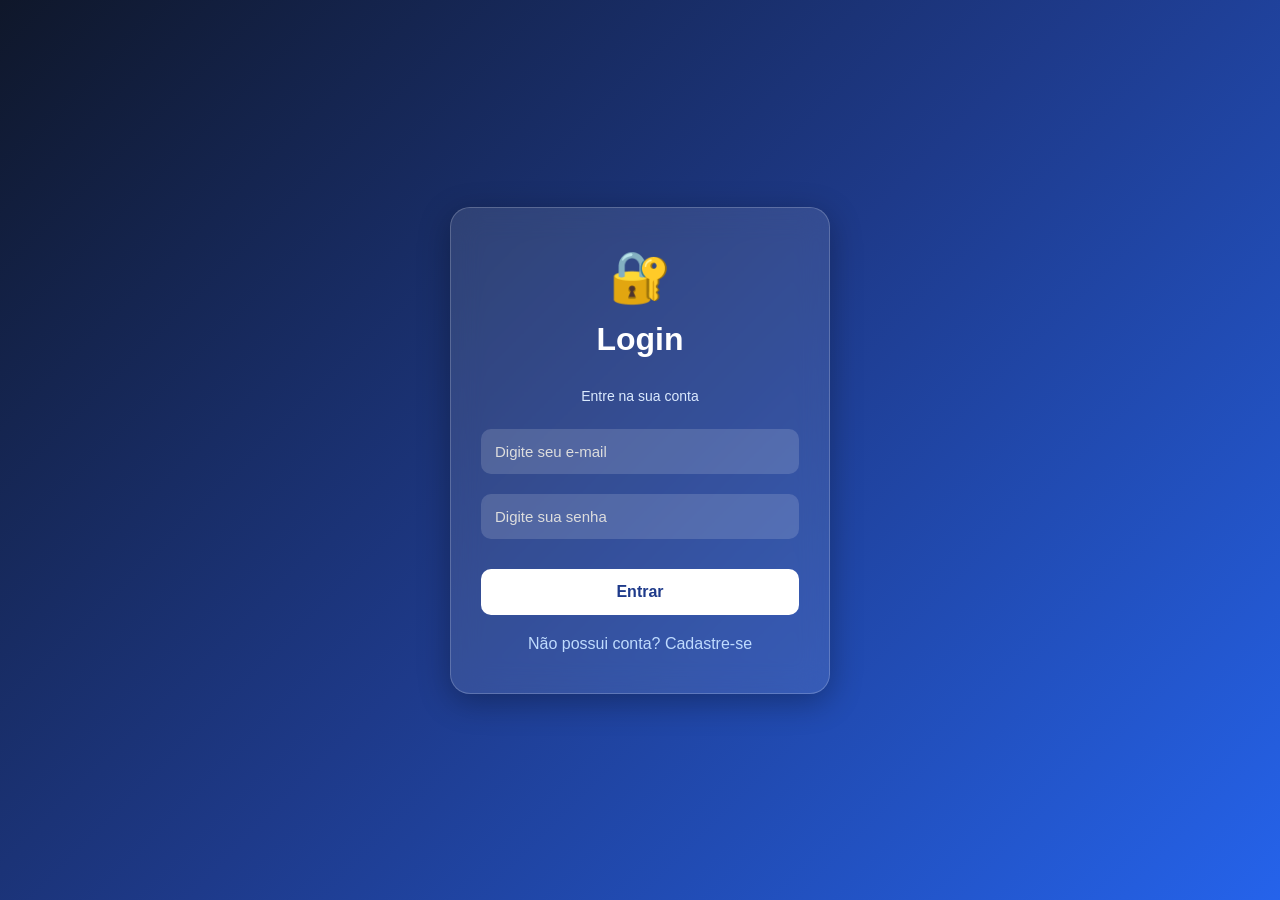
<file: frontend/admin.html>
<!DOCTYPE html>
<html lang="pt-BR">
<head>
    <meta charset="UTF-8">
    <meta name="viewport" content="width=device-width, initial-scale=1.0">
    <title>Administração - EDUNET</title>
    <link rel="stylesheet" href="styles.css">
</head>

<body>

<header class="header">
    <div class="container">
        <div class="header-content">
            <div class="logo">
                <div class="logo-icon" aria-hidden="true">📶</div>
                <span class="logo-text">EDUNET Admin</span>
            </div>
            <div class="admin-topo">
                <a href="index.html" class="nav-link">Site</a>
                <button type="button" class="btn-primary" id="btnSair">Sair</button>
            </div>
        </div>
    </div>
</header>

<main class="page">
    <div class="container">

        <h1 class="section-title tit-admin">Painel administrativo</h1>

        <div id="aviso" class="form-message hidden" role="alert"></div>

        <div class="tabs" role="tablist">
            <button type="button" class="tab ativa" role="tab" data-tab="resumo">Resumo</button>
            <button type="button" class="tab" role="tab" data-tab="planos">Planos</button>
            <button type="button" class="tab" role="tab" data-tab="chamados">Chamados</button>
            <button type="button" class="tab" role="tab" data-tab="contatos">Contatos</button>
        </div>

        <!-- RESUMO -->
        <section id="tab-resumo" class="painel-aba">
            <div id="cardsResumo" class="cards-resumo"></div>
            <div class="panel">
                <h2>Planos mais contratados</h2>
                <div id="rankingPlanos"></div>
            </div>
        </section>

        <!-- PLANOS -->
        <section id="tab-planos" class="painel-aba hidden">
            <div class="panel">
                <h2 id="tituloFormPlano">Novo plano</h2>
                <form id="formPlano" novalidate>
                    <input type="hidden" id="planoId">
                    <div class="grade-form">
                        <div class="form-group">
                            <label for="planoNome">Nome *</label>
                            <input type="text" id="planoNome" maxlength="60">
                        </div>
                        <div class="form-group">
                            <label for="planoVel">Velocidade (Mbps) *</label>
                            <input type="number" id="planoVel" min="1">
                        </div>
                        <div class="form-group">
                            <label for="planoPreco">Preço (R$) *</label>
                            <input type="number" id="planoPreco" min="0.01" step="0.01">
                        </div>
                    </div>
                    <div class="form-group">
                        <label for="planoDesc">Descrição</label>
                        <input type="text" id="planoDesc" maxlength="300">
                    </div>
                    <div class="form-group check">
                        <input type="checkbox" id="planoAtivo" checked>
                        <label for="planoAtivo">Plano ativo (aparece no site e no app)</label>
                    </div>
                    <button type="submit" class="btn-primary">Salvar plano</button>
                    <button type="button" class="btn-outline" id="btnNovoPlano">Limpar</button>
                </form>
            </div>
            <div class="panel">
                <h2>Planos cadastrados</h2>
                <div id="tabelaPlanos" class="tabela-wrap"></div>
            </div>
        </section>

        <!-- CHAMADOS -->
        <section id="tab-chamados" class="painel-aba hidden">
            <div class="panel">
                <h2>Chamados de suporte</h2>
                <div id="tabelaChamados" class="tabela-wrap"></div>
            </div>
        </section>

        <!-- CONTATOS -->
        <section id="tab-contatos" class="painel-aba hidden">
            <div class="panel">
                <h2>Mensagens do formulário de contato</h2>
                <div id="tabelaContatos" class="tabela-wrap"></div>
            </div>
        </section>

    </div>
</main>

<script src="api.js"></script>
<script>
    /* Protecao de tela: a seguranca real esta na API ([Authorize(Roles="Admin")]); aqui so evitamos mostrar a tela. */
    if (!Auth.admin()) {
        try { sessionStorage.setItem("voltarPara", "admin.html"); } catch { }
        window.location.href = Auth.logado() ? "index.html" : "login.html";
    }

    const aviso = document.getElementById("aviso");
    const erro = (e) => mostrarAviso(aviso, e.message, "error");

    document.getElementById("btnSair").addEventListener("click", () => { Auth.sair(); window.location.href = "login.html"; });

    function tabela(colunas, linhas, vazio) {
        if (!linhas.length) return el("p", {}, vazio);
        return el("table", { class: "tabela" },
            el("thead", {}, el("tr", {}, colunas.map(c => el("th", { scope: "col" }, c)))),
            el("tbody", {}, linhas.map(l => el("tr", {}, l.map(c => el("td", {}, c))))));
    }

    /* ---------- Abas ---------- */
    const carregadores = { resumo: carregarResumo, planos: carregarPlanos, chamados: carregarChamados, contatos: carregarContatos };

    document.querySelectorAll(".tab").forEach(botao => botao.addEventListener("click", () => {
        document.querySelectorAll(".tab").forEach(b => { b.classList.remove("ativa"); b.setAttribute("aria-selected", "false"); });
        document.querySelectorAll(".painel-aba").forEach(p => p.classList.add("hidden"));
        botao.classList.add("ativa");
        botao.setAttribute("aria-selected", "true");
        document.getElementById("tab-" + botao.dataset.tab).classList.remove("hidden");
        aviso.classList.add("hidden");
        carregadores[botao.dataset.tab]();
    }));

    /* ---------- Resumo ---------- */
    async function carregarResumo() {
        try {
            const r = await api("/api/relatorios/resumo");
            const itens = [["Clientes", r.totalClientes], ["Contratações ativas", r.contratacoesAtivas],
                           ["Contatos recebidos", r.totalContatos], ["Chamados em aberto", r.chamadosAbertos]];
            document.getElementById("cardsResumo").replaceChildren(...itens.map(([nome, valor]) =>
                el("div", { class: "card-resumo" }, el("div", { class: "card-resumo-valor" }, valor), el("div", {}, nome))));

            const ranking = await api("/api/relatorios/planos-mais-contratados");
            const maior = Math.max(1, ...ranking.map(x => x.total));
            document.getElementById("rankingPlanos").replaceChildren(...ranking.map(x =>
                el("div", { class: "barra-linha" },
                    el("span", { class: "barra-nome" }, x.nomePlano),
                    el("div", { class: "barra-trilho" }, el("div", { class: "barra", style: "width:" + (x.total / maior * 100) + "%" })),
                    el("span", { class: "barra-valor" }, x.total))));
        } catch (e) { erro(e); }
    }

    /* ---------- Planos ---------- */
    function limparFormPlano() {
        document.getElementById("formPlano").reset();
        document.getElementById("planoId").value = "";
        document.getElementById("planoAtivo").checked = true;
        document.getElementById("tituloFormPlano").textContent = "Novo plano";
    }

    function editarPlano(p) {
        document.getElementById("planoId").value = p.idPlano;
        document.getElementById("planoNome").value = p.nomePlano;
        document.getElementById("planoVel").value = p.velocidadeMbps;
        document.getElementById("planoPreco").value = p.preco;
        document.getElementById("planoDesc").value = p.descricao || "";
        document.getElementById("planoAtivo").checked = p.ativo;
        document.getElementById("tituloFormPlano").textContent = "Editar plano #" + p.idPlano;
        document.getElementById("planoNome").focus();
    }

    async function carregarPlanos() {
        try {
            const planos = await api("/api/planos/todos");
            document.getElementById("tabelaPlanos").replaceChildren(tabela(
                ["ID", "Nome", "Velocidade", "Preço", "Situação", ""],
                planos.map(p => [p.idPlano, p.nomePlano, velocidadeTexto(p.velocidadeMbps), precoTexto(p.preco),
                    el("span", { class: "badge " + (p.ativo ? "ok" : "off") }, p.ativo ? "Ativo" : "Inativo"),
                    el("button", { type: "button", class: "btn-outline btn-mini", onclick: () => editarPlano(p) }, "Editar")]),
                "Nenhum plano cadastrado."));
        } catch (e) { erro(e); }
    }

    document.getElementById("btnNovoPlano").addEventListener("click", limparFormPlano);

    document.getElementById("formPlano").addEventListener("submit", async (ev) => {
        ev.preventDefault();
        const id = document.getElementById("planoId").value;
        const corpo = {
            nomePlano: document.getElementById("planoNome").value.trim(),
            velocidadeMbps: Number(document.getElementById("planoVel").value),
            preco: Number(document.getElementById("planoPreco").value),
            descricao: document.getElementById("planoDesc").value.trim() || null,
            ativo: document.getElementById("planoAtivo").checked
        };
        if (!corpo.nomePlano) return mostrarAviso(aviso, "Informe o nome do plano.", "error");
        if (!(corpo.velocidadeMbps > 0)) return mostrarAviso(aviso, "Informe a velocidade.", "error");
        if (!(corpo.preco > 0)) return mostrarAviso(aviso, "Informe um preço maior que zero.", "error");

        try {
            await api(id ? "/api/planos/" + id : "/api/planos", { method: id ? "PUT" : "POST", body: corpo });
            mostrarAviso(aviso, id ? "Plano atualizado." : "Plano criado.", "success");
            limparFormPlano();
            carregarPlanos();
        } catch (e) { erro(e); }
    });

    /* ---------- Chamados ---------- */
    async function mudarStatus(chamado, novo, seletor) {
        try {
            await api("/api/chamados/" + chamado.idChamado + "/status", { method: "PUT", body: { status: novo } });
            mostrarAviso(aviso, "Chamado #" + chamado.idChamado + " atualizado.", "success");
            carregarChamados();
        } catch (e) { seletor.value = chamado.status; erro(e); }
    }

    async function carregarChamados() {
        try {
            const lista = await api("/api/chamados");
            document.getElementById("tabelaChamados").replaceChildren(tabela(
                ["#", "Usuário", "Assunto", "Descrição", "Aberto em", "Status"],
                lista.map(c => {
                    const sel = el("select", { "aria-label": "Status do chamado " + c.idChamado },
                        ["Aberto", "EmAndamento", "Resolvido"].map(s =>
                            el("option", { value: s, selected: s === c.status ? "" : null }, s === "EmAndamento" ? "Em andamento" : s)));
                    sel.addEventListener("change", () => mudarStatus(c, sel.value, sel));
                    return [c.idChamado, c.idUsuario, c.assunto, c.descricao, dataTexto(c.dataAbertura), sel];
                }),
                "Nenhum chamado registrado."));
        } catch (e) { erro(e); }
    }

    /* ---------- Contatos ---------- */
    async function carregarContatos() {
        try {
            const lista = await api("/api/contatos");
            document.getElementById("tabelaContatos").replaceChildren(tabela(
                ["#", "Nome", "E-mail", "Telefone", "Plano", "Mensagem", "Data"],
                lista.map(c => [c.idContato, c.nome, c.email, c.telefone || "", c.idPlano || "", c.mensagem || "", dataTexto(c.dataEnvio)]),
                "Nenhuma mensagem recebida."));
        } catch (e) { erro(e); }
    }

    if (Auth.admin()) carregarResumo();
</script>

</body>
</html>
</file>
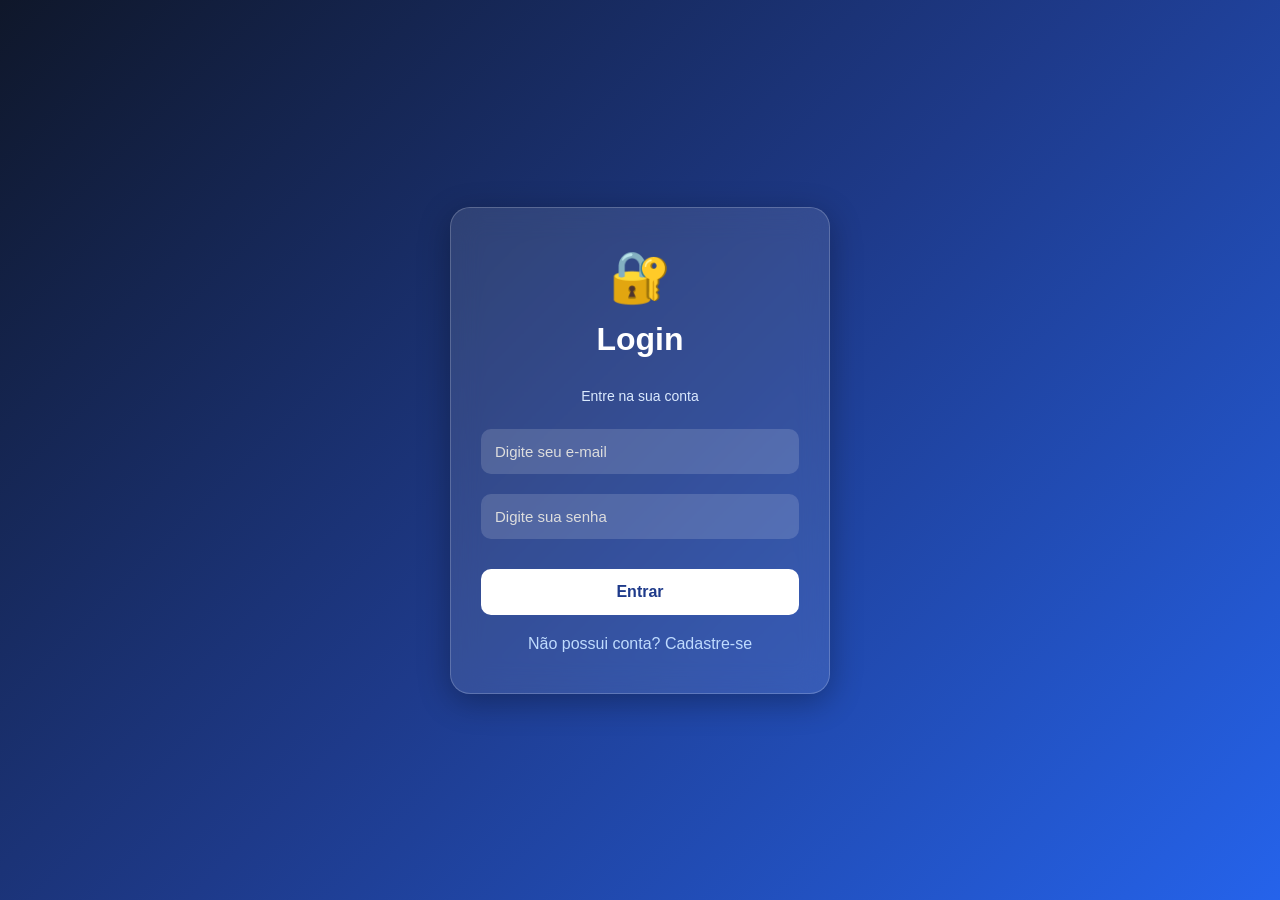
<file: frontend/login.html>
<!DOCTYPE html>
<html lang="pt-BR">
<head>
  <meta charset="UTF-8">
  <meta name="viewport" content="width=device-width, initial-scale=1.0">
  <title>Login - EDUNET</title>

  <style>
    *{ margin:0; padding:0; box-sizing:border-box; font-family:Arial, sans-serif; }

    body{
      min-height:100vh;
      display:flex;
      justify-content:center;
      align-items:center;
      background:linear-gradient(135deg,#0f172a,#1e3a8a,#2563eb);
      overflow:auto;
      padding:16px;
    }

    .container{
      width:380px;
      background:rgba(255,255,255,0.1);
      backdrop-filter:blur(15px);
      border:1px solid rgba(255,255,255,0.2);
      border-radius:20px;
      padding:40px 30px;
      box-shadow:0 8px 32px rgba(0,0,0,0.3);
      color:white;
      animation:fade 0.7s ease;
    }

    @keyframes fade{
      from{ opacity:0; transform:translateY(20px); }
      to{ opacity:1; transform:translateY(0); }
    }

    h2{ text-align:center; margin-bottom:30px; font-size:32px; }

    .input-box{ position:relative; margin-bottom:20px; }

    .input-box input{
      width:100%;
      padding:14px;
      border:none;
      outline:none;
      border-radius:10px;
      background:rgba(255,255,255,0.15);
      color:white;
      font-size:15px;
      transition:0.3s;
    }

    .input-box input::placeholder{ color:#ddd; }
    .input-box input:focus{ background:rgba(255,255,255,0.25); transform:scale(1.02); }

    button{
      width:100%;
      padding:14px;
      border:none;
      border-radius:10px;
      background:white;
      color:#1e3a8a;
      font-size:16px;
      font-weight:bold;
      cursor:pointer;
      transition:0.3s;
      margin-top:10px;
    }

    button:hover{ background:#dbeafe; transform:translateY(-2px); }
    button:disabled{ opacity:.6; cursor:wait; transform:none; }

    .link{ text-align:center; margin-top:20px; cursor:pointer; color:#bfdbfe; transition:0.3s; }
    .link:hover, .link:focus{ color:white; text-decoration:underline; }

    .hidden{ display:none; }
    .logo{ text-align:center; font-size:50px; margin-bottom:15px; }
    .subtitle{ text-align:center; color:#dbeafe; margin-bottom:25px; font-size:14px; }

    .msg{
      margin-top:14px;
      padding:12px;
      border-radius:10px;
      font-size:14px;
      font-weight:bold;
      text-align:center;
    }
    .msg.error{ background:#fee2e2; color:#991b1b; }
    .msg.success{ background:#d1fae5; color:#065f46; }

    :focus-visible{ outline:3px solid #f59e0b; outline-offset:2px; }

    @media(max-width:450px){
      .container{ width:100%; padding:30px 20px; }
    }
  </style>
</head>

<body>

  <main class="container">

    <form id="loginForm" novalidate>
      <div class="logo" aria-hidden="true">🔐</div>
      <h2>Login</h2>
      <div class="subtitle">Entre na sua conta</div>

      <div class="input-box">
        <input type="email" id="loginEmail" placeholder="Digite seu e-mail" aria-label="E-mail" autocomplete="email" required>
      </div>

      <div class="input-box">
        <input type="password" id="loginSenha" placeholder="Digite sua senha" aria-label="Senha" autocomplete="current-password" required>
      </div>

      <button type="submit" id="btnEntrar">Entrar</button>

      <div class="link" role="button" tabindex="0" onclick="mostrarCadastro()">
        Não possui conta? Cadastre-se
      </div>
    </form>

    <form id="cadastroForm" class="hidden" novalidate>
      <div class="logo" aria-hidden="true">👤</div>
      <h2>Cadastro</h2>
      <div class="subtitle">Crie sua conta agora</div>

      <div class="input-box">
        <input type="text" id="cadNome" placeholder="Nome completo" aria-label="Nome completo" autocomplete="name" required>
      </div>

      <div class="input-box">
        <input type="email" id="cadEmail" placeholder="Digite seu e-mail" aria-label="E-mail" autocomplete="email" required>
      </div>

      <div class="input-box">
        <input type="password" id="cadSenha" placeholder="Senha (mínimo 6 caracteres)" aria-label="Senha" autocomplete="new-password" required>
      </div>

      <div class="input-box">
        <input type="password" id="cadConfirmarSenha" placeholder="Confirmar senha" aria-label="Confirmar senha" autocomplete="new-password" required>
      </div>

      <button type="submit" id="btnCadastrar">Cadastrar</button>

      <div class="link" role="button" tabindex="0" onclick="mostrarLogin()">
        Já possui conta? Fazer login
      </div>
    </form>

    <div id="msg" class="msg hidden" role="alert"></div>

  </main>

  <script src="api.js"></script>
  <script>
    const msg = document.getElementById("msg");

    function aviso(texto, tipo) { mostrarAviso(msg, texto, tipo); }

    function mostrarCadastro() {
      msg.classList.add("hidden");
      document.getElementById("loginForm").classList.add("hidden");
      document.getElementById("cadastroForm").classList.remove("hidden");
    }

    function mostrarLogin() {
      msg.classList.add("hidden");
      document.getElementById("cadastroForm").classList.add("hidden");
      document.getElementById("loginForm").classList.remove("hidden");
    }

    // Os "links" funcionam tambem com teclado (Enter)
    document.querySelectorAll(".link").forEach(l =>
      l.addEventListener("keydown", e => { if (e.key === "Enter") l.click(); }));

    function entrar(dados) {
      Auth.salvar(dados.token, dados.usuario);
      let destino = null;
      try { destino = sessionStorage.getItem("voltarPara"); sessionStorage.removeItem("voltarPara"); } catch { }
      window.location.href = dados.usuario.perfil === "Admin" ? "admin.html" : (destino || "index.html");
    }

    function emailValido(e) { return /^[^\s@]+@[^\s@]+\.[^\s@]+$/.test(e); }

    document.getElementById("cadastroForm").addEventListener("submit", async function (e) {
      e.preventDefault();

      const nome = document.getElementById("cadNome").value.trim();
      const email = document.getElementById("cadEmail").value.trim();
      const senha = document.getElementById("cadSenha").value;
      const confirmar = document.getElementById("cadConfirmarSenha").value;

      if (nome.length < 3) return aviso("Informe seu nome completo.", "error");
      if (!emailValido(email)) return aviso("Informe um e-mail válido.", "error");
      if (senha.length < 6) return aviso("A senha deve ter pelo menos 6 caracteres.", "error");
      if (senha !== confirmar) return aviso("As senhas não coincidem.", "error");

      const botao = document.getElementById("btnCadastrar");
      botao.disabled = true;
      try {
        const dados = await api("/api/auth/register", { method: "POST", auth: false, body: { nome, email, senha } });
        entrar(dados); // ja entra logado apos cadastrar
      } catch (erro) {
        aviso(erro.message, "error");
        botao.disabled = false;
      }
    });

    document.getElementById("loginForm").addEventListener("submit", async function (e) {
      e.preventDefault();

      const email = document.getElementById("loginEmail").value.trim();
      const senha = document.getElementById("loginSenha").value;

      if (!emailValido(email)) return aviso("Informe um e-mail válido.", "error");
      if (!senha) return aviso("Informe sua senha.", "error");

      const botao = document.getElementById("btnEntrar");
      botao.disabled = true;
      try {
        const dados = await api("/api/auth/login", { method: "POST", auth: false, body: { email, senha } });
        entrar(dados);
      } catch (erro) {
        aviso(erro.message, "error");
        botao.disabled = false;
      }
    });
  </script>

</body>
</html>
</file>
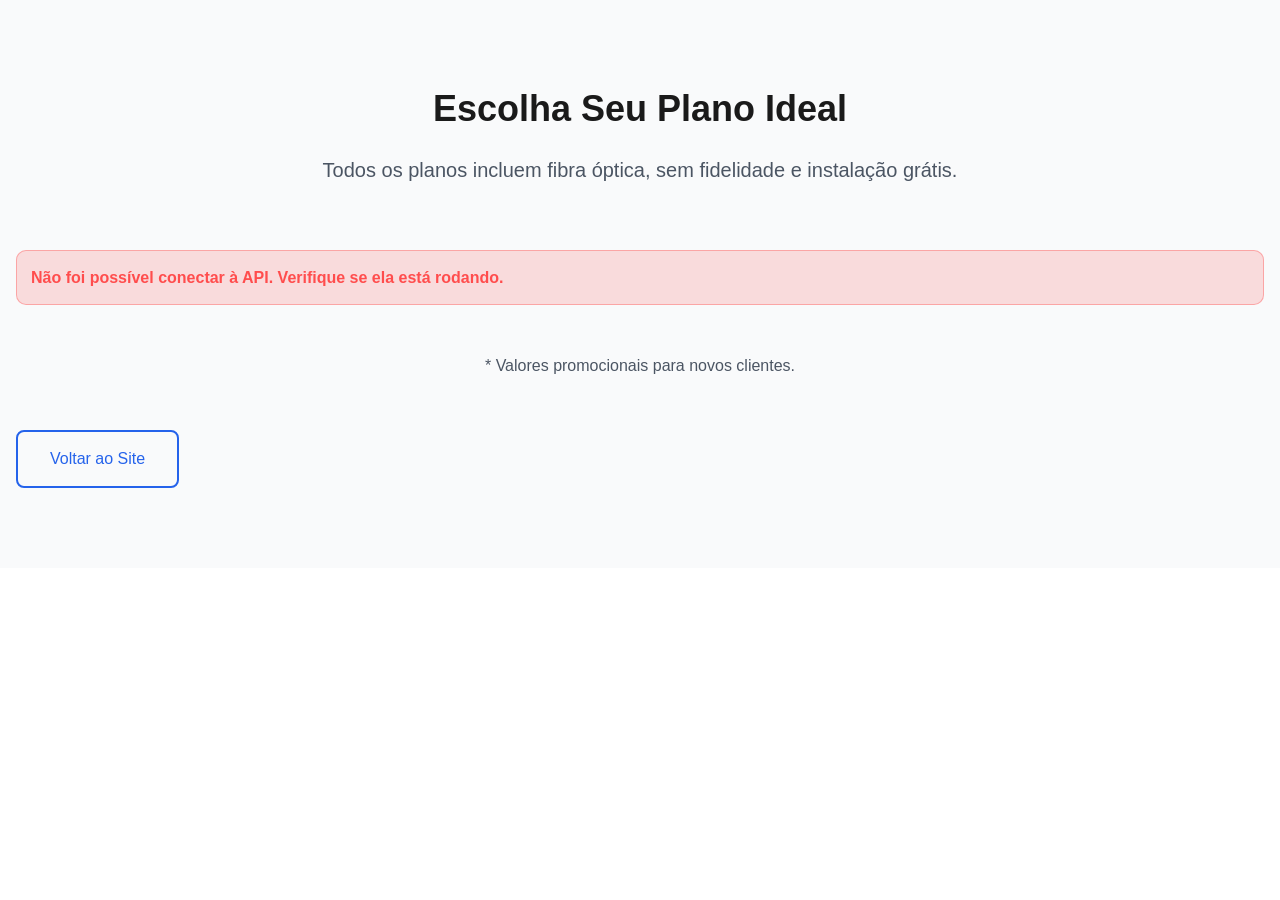
<file: frontend/planos.html>
<!DOCTYPE html>
<html lang="pt-BR">
<head>
    <meta charset="UTF-8">
    <meta name="viewport" content="width=device-width, initial-scale=1.0">
    <title>Planos - EDUNET</title>
    <link rel="stylesheet" href="styles.css">
</head>

<body>

<main id="planos" class="plans">
    <div class="container">

        <div class="section-header">
            <h1 class="section-title">Escolha Seu Plano Ideal</h1>
            <p class="section-description">
                Todos os planos incluem fibra óptica, sem fidelidade e instalação grátis.
            </p>
        </div>

        <div id="aviso" class="form-message hidden" role="alert"></div>

        <div id="listaPlanos" class="plans-grid" aria-live="polite">
            <p>Carregando planos...</p>
        </div>

        <div class="plans-disclaimer">
            <p>* Valores promocionais para novos clientes.</p>
        </div>

        <br><br>

        <a href="#" onclick="irParaPagina('index.html')" class="btn-outline voltar-btn">
            Voltar ao Site
        </a>

    </div>
</main>

<dialog id="dlgContratar" aria-labelledby="dlgTitulo">
    <form id="formContratar" novalidate>
        <h2 id="dlgTitulo">Confirmar contratação</h2>
        <p id="dlgResumo" class="dlg-resumo"></p>

        <div class="form-group">
            <label for="endereco">Endereço de instalação *</label>
            <input type="text" id="endereco" maxlength="200" placeholder="Rua, número, bairro, cidade" autocomplete="street-address">
        </div>

        <div id="erroDlg" class="form-message hidden" role="alert"></div>

        <div class="dlg-botoes">
            <button type="button" class="btn-outline" id="btnCancelarDlg">Cancelar</button>
            <button type="submit" class="btn-primary" id="btnConfirmar">Confirmar contratação</button>
        </div>
    </form>
</dialog>

<script src="api.js"></script>
<script>
    function irParaPagina(pagina) {
        document.body.classList.add("fade-out");
        setTimeout(() => { window.location.href = pagina; }, 350);
    }

    let planoSelecionado = null;
    const dlg = document.getElementById("dlgContratar");
    const erroDlg = document.getElementById("erroDlg");

    function cartao(p, popular) {
        return el("div", { class: "plan-card" + (popular ? " plan-popular" : "") },
            popular ? el("div", { class: "popular-badge" }, "Mais Popular") : null,
            el("div", { class: "plan-header" },
                el("h2", { class: "plan-name" }, p.nomePlano),
                el("div", { class: "plan-speed" }, velocidadeTexto(p.velocidadeMbps)),
                el("div", { class: "plan-price" },
                    el("span", { class: "price-value" }, precoTexto(p.preco)),
                    el("span", { class: "price-period" }, "/mês"))),
            el("ul", { class: "plan-features" },
                el("li", {}, "✔ " + (p.descricao || "Fibra óptica")),
                el("li", {}, "✔ Download e upload simétricos"),
                el("li", {}, "✔ Instalação grátis"),
                el("li", {}, "✔ Sem fidelidade"),
                el("li", {}, "✔ Suporte técnico 24h")),
            el("button", {
                type: "button",
                class: "btn-plan" + (popular ? " btn-plan-popular" : ""),
                "aria-label": "Assinar o plano " + p.nomePlano,
                onclick: () => abrirContratacao(p)
            }, "Assinar Agora"));
    }

    async function carregarPlanos() {
        const lista = document.getElementById("listaPlanos");
        try {
            const planos = await api("/api/planos", { auth: false });
            if (!planos.length) { lista.replaceChildren(el("p", {}, "Nenhum plano disponível no momento.")); return; }
            lista.replaceChildren(...planos.map((p, i) => cartao(p, planos.length >= 3 && i === 1)));
        } catch (erro) {
            lista.replaceChildren();
            mostrarAviso(document.getElementById("aviso"), erro.message, "error");
        }
    }

    function abrirContratacao(plano) {
        if (!exigirLogin("planos.html")) return;
        planoSelecionado = plano;
        document.getElementById("dlgResumo").textContent =
            plano.nomePlano + " - " + velocidadeTexto(plano.velocidadeMbps) + " - " + precoTexto(plano.preco) + "/mês";
        document.getElementById("endereco").value = "";
        erroDlg.classList.add("hidden");
        dlg.showModal();
        document.getElementById("endereco").focus();
    }

    document.getElementById("btnCancelarDlg").addEventListener("click", () => dlg.close());

    document.getElementById("formContratar").addEventListener("submit", async (e) => {
        e.preventDefault();
        const endereco = document.getElementById("endereco").value.trim();
        if (endereco.length < 8) return mostrarAviso(erroDlg, "Informe o endereço completo (mínimo 8 caracteres).", "error");

        const botao = document.getElementById("btnConfirmar");
        botao.disabled = true;
        try {
            await api("/api/contratacoes", { method: "POST", body: { idPlano: planoSelecionado.idPlano, endereco } });
            window.location.href = "solicitacoes.html";
        } catch (erro) {
            mostrarAviso(erroDlg, erro.message, "error");
            botao.disabled = false;
            if (!Auth.logado()) window.location.href = "login.html";
        }
    });

    carregarPlanos();
</script>

</body>
</html>
</file>
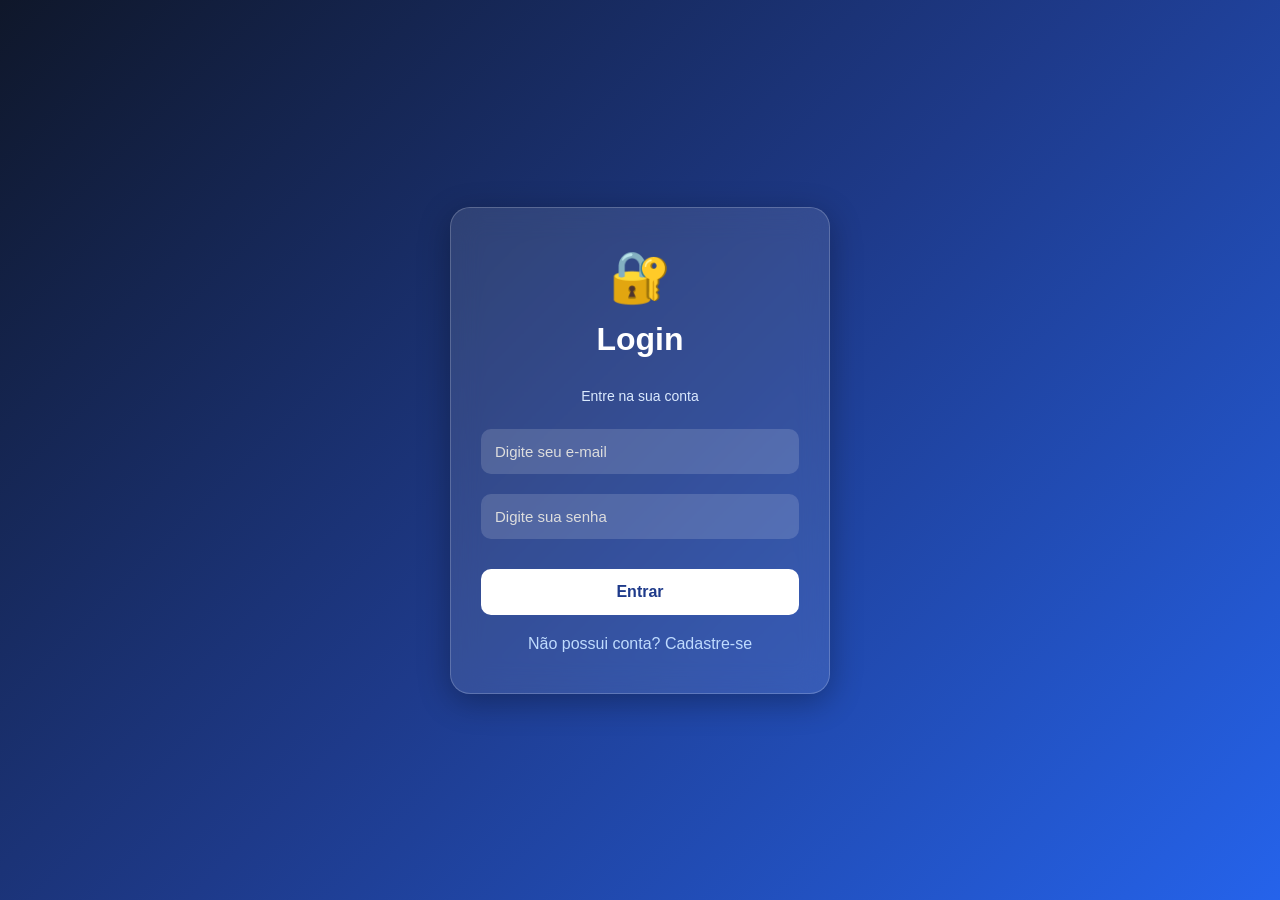
<file: frontend/solicitacoes.html>
<!DOCTYPE html>
<html lang="pt-BR">
<head>
    <meta charset="UTF-8">
    <meta name="viewport" content="width=device-width, initial-scale=1.0">
    <title>Minhas Contratações - EDUNET</title>
    <link rel="stylesheet" href="styles.css">
</head>

<body>

<main class="plans">
    <div class="container narrow">

        <div class="section-header">
            <h1 class="section-title">Minha Conta</h1>
            <p class="section-description">Acompanhe seus planos e fale com o suporte.</p>
        </div>

        <div id="aviso" class="form-message hidden" role="alert"></div>

        <section class="panel" aria-labelledby="tituloContratacoes">
            <h2 id="tituloContratacoes">Minhas contratações</h2>
            <div id="listaContratacoes" aria-live="polite">Carregando...</div>
        </section>

        <section class="panel" aria-labelledby="tituloSuporte">
            <h2 id="tituloSuporte">Suporte</h2>

            <form id="formChamado" novalidate>
                <div class="form-group">
                    <label for="assunto">Assunto *</label>
                    <input type="text" id="assunto" maxlength="100" placeholder="Ex.: Internet lenta">
                </div>
                <div class="form-group">
                    <label for="descricao">Descreva o problema * (mínimo 10 caracteres)</label>
                    <textarea id="descricao" rows="4" maxlength="500"></textarea>
                </div>
                <button type="submit" class="btn-primary" id="btnChamado">Abrir chamado</button>
            </form>

            <h3 class="subtitulo">Meus chamados</h3>
            <div id="listaChamados" aria-live="polite">Carregando...</div>
        </section>

        <br>
        <a href="#" onclick="irParaPagina('index.html')" class="btn-outline voltar-btn">
            Voltar ao Site
        </a>

    </div>
</main>

<script src="api.js"></script>
<script>
    function irParaPagina(pagina) {
        document.body.classList.add("fade-out");
        setTimeout(() => { window.location.href = pagina; }, 350);
    }

    const aviso = document.getElementById("aviso");

    function cartaoContratacao(c) {
        const ativa = c.status === "Ativa";
        return el("div", { class: "item" },
            el("div", { class: "item-head" },
                el("strong", {}, c.plano.nomePlano + " - " + velocidadeTexto(c.plano.velocidadeMbps)),
                badgeStatus(c.status)),
            el("p", {}, precoTexto(c.plano.preco) + " /mês"),
            el("p", {}, "Instalação: " + c.endereco),
            el("p", {}, "Contratado em " + dataTexto(c.dataContratacao)),
            c.dataCancelamento ? el("p", {}, "Cancelado em " + dataTexto(c.dataCancelamento)) : null,
            ativa ? el("button", { type: "button", class: "btn-danger", onclick: () => cancelar(c) }, "Cancelar plano") : null);
    }

    async function carregarContratacoes() {
        const alvo = document.getElementById("listaContratacoes");
        try {
            const lista = await api("/api/contratacoes/minhas");
            if (!lista.length) {
                alvo.replaceChildren(el("p", {}, "Você ainda não contratou nenhum plano. "),
                    el("a", { href: "planos.html", class: "btn-primary btn-inline" }, "Ver planos"));
                return;
            }
            alvo.replaceChildren(...lista.map(cartaoContratacao));
        } catch (erro) {
            alvo.replaceChildren();
            mostrarAviso(aviso, erro.message, "error");
            if (!Auth.logado()) setTimeout(() => exigirLogin("solicitacoes.html"), 1200);
        }
    }

    async function cancelar(c) {
        if (!confirm("Deseja cancelar o plano " + c.plano.nomePlano + "?")) return;
        try {
            await api("/api/contratacoes/" + c.idContratacao + "/cancelar", { method: "POST" });
            mostrarAviso(aviso, "Plano cancelado.", "success");
            carregarContratacoes();
        } catch (erro) {
            mostrarAviso(aviso, erro.message, "error");
        }
    }

    async function carregarChamados() {
        const alvo = document.getElementById("listaChamados");
        try {
            const lista = await api("/api/chamados/meus");
            if (!lista.length) { alvo.replaceChildren(el("p", {}, "Nenhum chamado aberto.")); return; }
            alvo.replaceChildren(...lista.map(ch =>
                el("div", { class: "item" },
                    el("div", { class: "item-head" }, el("strong", {}, ch.assunto), badgeStatus(ch.status)),
                    el("p", {}, ch.descricao),
                    el("p", { class: "mutado" }, "Aberto em " + dataTexto(ch.dataAbertura)))));
        } catch (erro) {
            alvo.replaceChildren();
        }
    }

    document.getElementById("formChamado").addEventListener("submit", async (e) => {
        e.preventDefault();
        const assunto = document.getElementById("assunto").value.trim();
        const descricao = document.getElementById("descricao").value.trim();
        if (assunto.length < 3) return mostrarAviso(aviso, "Informe o assunto do chamado.", "error");
        if (descricao.length < 10) return mostrarAviso(aviso, "Descreva o problema com pelo menos 10 caracteres.", "error");

        const botao = document.getElementById("btnChamado");
        botao.disabled = true;
        try {
            const r = await api("/api/chamados", { method: "POST", body: { assunto, descricao } });
            mostrarAviso(aviso, r.mensagem || "Chamado aberto.", "success");
            e.target.reset();
            carregarChamados();
        } catch (erro) {
            mostrarAviso(aviso, erro.message, "error");
        } finally {
            botao.disabled = false;
        }
    });

    if (exigirLogin("solicitacoes.html")) {
        carregarContratacoes();
        carregarChamados();
    }
</script>

</body>
</html>
</file>
<file: frontend/styles.css>
* {
    margin: 0;
    padding: 0;
    box-sizing: border-box;
}

body {
    font-family: -apple-system, BlinkMacSystemFont, 'Segoe UI', Roboto, 'Helvetica Neue', Arial, sans-serif;
    line-height: 1.6;
    color: #1a1a1a;
    background: #ffffff;
}

.container {
    max-width: 1280px;
    margin: 0 auto;
    padding: 0 1rem;
}

.hidden {
    display: none !important;
}

/* Header */
.header {
    position: fixed;
    top: 0;
    left: 0;
    right: 0;
    background: #ffffff;
    box-shadow: 0 1px 3px rgba(0, 0, 0, 0.1);
    z-index: 1000;
}

.header-content {
    display: flex;
    align-items: center;
    justify-content: space-between;
    height: 64px;
}

.logo {
    display: flex;
    align-items: center;
    gap: 0.5rem;
}

.logo-icon {
    width: 40px;
    height: 40px;
    background: #2563eb;
    border-radius: 8px;
    display: flex;
    align-items: center;
    justify-content: center;
    color: white;
}

.logo-text {
    font-size: 1.25rem;
    font-weight: 700;
    color: #1a1a1a;
}

.nav-desktop {
    display: none;
    align-items: center;
    gap: 2rem;
}

.nav-link {
    background: none;
    border: none;
    color: #4b5563;
    cursor: pointer;
    font-size: 1rem;
    transition: color 0.3s;
}

.nav-link:hover {
    color: #2563eb;
}

.btn-primary {
    background: #2563eb;
    color: white;
    padding: 0.5rem 1.5rem;
    border-radius: 8px;
    border: none;
    cursor: pointer;
    font-size: 1rem;
    transition: background 0.3s;
}

.btn-primary:hover {
    background: #1d4ed8;
}

.menu-toggle {
    background: none;
    border: none;
    padding: 0.5rem;
    cursor: pointer;
}

.nav-mobile {
    padding: 1rem 0;
    border-top: 1px solid #e5e7eb;
}

.nav-link-mobile {
    display: block;
    width: 100%;
    background: none;
    border: none;
    color: #4b5563;
    padding: 0.5rem 0;
    text-align: left;
    cursor: pointer;
    font-size: 1rem;
    transition: color 0.3s;
}

.nav-link-mobile:hover {
    color: #2563eb;
}

.nav-mobile .btn-primary {
    width: 100%;
    margin-top: 0.5rem;
}

@media (min-width: 768px) {
    .nav-desktop {
        display: flex;
    }
    
    .menu-toggle {
        display: none;
    }
}

/* Hero Section */
.hero {
    padding: 8rem 0 4rem;
    background: linear-gradient(to bottom right, #dbeafe, #ffffff);
}

.hero-grid {
    display: grid;
    gap: 3rem;
    align-items: center;
}

.hero-title {
    font-size: 3rem;
    font-weight: 700;
    color: #1a1a1a;
    margin-bottom: 1.5rem;
    line-height: 1.2;
}

.text-blue {
    color: #2563eb;
}

.hero-description {
    font-size: 1.25rem;
    color: #4b5563;
    margin-bottom: 2rem;
}

.hero-buttons {
    display: flex;
    flex-direction: column;
    gap: 1rem;
    margin-bottom: 3rem;
}

.btn-lg {
    padding: 1rem 2rem;
    font-size: 1.125rem;
}

.btn-outline {
    background: transparent;
    color: #2563eb;
    border: 2px solid #2563eb;
    padding: 0.875rem 2rem;
    border-radius: 8px;
    cursor: pointer;
    font-size: 1rem;
    transition: background 0.3s;
}

.btn-outline:hover {
    background: #dbeafe;
}

.hero-features {
    display: grid;
    grid-template-columns: repeat(3, 1fr);
    gap: 1.5rem;
}

.hero-feature {
    display: flex;
    flex-direction: column;
    align-items: center;
    text-align: center;
}

.feature-icon {
    width: 48px;
    height: 48px;
    background: #dbeafe;
    border-radius: 50%;
    display: flex;
    align-items: center;
    justify-content: center;
    margin-bottom: 0.5rem;
    color: #2563eb;
}

.hero-feature p {
    font-size: 0.875rem;
    color: #4b5563;
}

.hero-image {
    position: relative;
}

.hero-image img {
    width: 100%;
    height: 500px;
    object-fit: cover;
    border-radius: 16px;
    box-shadow: 0 20px 25px -5px rgba(0, 0, 0, 0.1), 0 10px 10px -5px rgba(0, 0, 0, 0.04);
}

.uptime-badge {
    display: none;
}

@media (min-width: 768px) {
    .hero-grid {
        grid-template-columns: repeat(2, 1fr);
    }
    
    .hero-buttons {
        flex-direction: row;
    }
    
    .uptime-badge {
        display: block;
        position: absolute;
        bottom: -2rem;
        left: -2rem;
        background: white;
        padding: 1.5rem;
        border-radius: 12px;
        box-shadow: 0 10px 15px -3px rgba(0, 0, 0, 0.1);
    }
    
    .uptime-number {
        font-size: 2.25rem;
        font-weight: 700;
        color: #2563eb;
    }
    
    .uptime-text {
        color: #4b5563;
    }
}

@media (min-width: 1024px) {
    .hero-title {
        font-size: 3.75rem;
    }
}

/* Features Section */
.features {
    padding: 5rem 0;
    background: white;
}

.section-header {
    text-align: center;
    margin-bottom: 4rem;
}

.section-title {
    font-size: 2.25rem;
    font-weight: 700;
    color: #1a1a1a;
    margin-bottom: 1rem;
}

.section-description {
    font-size: 1.25rem;
    color: #4b5563;
    max-width: 42rem;
    margin: 0 auto;
}

.features-grid {
    display: grid;
    gap: 2rem;
}

.feature-card {
    padding: 1.5rem;
    border: 1px solid #e5e7eb;
    border-radius: 12px;
    transition: box-shadow 0.3s;
}

.feature-card:hover {
    box-shadow: 0 10px 15px -3px rgba(0, 0, 0, 0.1);
}

.feature-card-icon {
    width: 56px;
    height: 56px;
    background: #dbeafe;
    border-radius: 8px;
    display: flex;
    align-items: center;
    justify-content: center;
    margin-bottom: 1rem;
    color: #2563eb;
}

.feature-card-title {
    font-size: 1.25rem;
    font-weight: 700;
    color: #1a1a1a;
    margin-bottom: 0.5rem;
}

.feature-card-description {
    color: #4b5563;
}

@media (min-width: 768px) {
    .features-grid {
        grid-template-columns: repeat(2, 1fr);
    }
}

@media (min-width: 1024px) {
    .features-grid {
        grid-template-columns: repeat(3, 1fr);
    }
}

/* Plans Section */
.plans {
    padding: 5rem 0;
    background: #f9fafb;
}

.plans-grid {
    display: grid;
    gap: 2rem;
}

.plan-card {
    background: white;
    border: 1px solid #e5e7eb;
    border-radius: 16px;
    padding: 2rem;
    position: relative;
    box-shadow: 0 4px 6px -1px rgba(0, 0, 0, 0.1);
    transition: transform 0.3s;
}

.plan-popular {
    border: 2px solid #2563eb;
    box-shadow: 0 20px 25px -5px rgba(0, 0, 0, 0.1);
    transform: scale(1.05);
}

.popular-badge {
    position: absolute;
    top: -1rem;
    left: 50%;
    transform: translateX(-50%);
    background: #2563eb;
    color: white;
    padding: 0.25rem 1rem;
    border-radius: 9999px;
    font-size: 0.875rem;
    display: flex;
    align-items: center;
    gap: 0.25rem;
}

.plan-header {
    text-align: center;
    margin-bottom: 1.5rem;
}

.plan-name {
    font-size: 1.5rem;
    font-weight: 700;
    color: #1a1a1a;
    margin-bottom: 0.5rem;
}

.plan-speed {
    font-size: 3rem;
    font-weight: 700;
    color: #2563eb;
    margin-bottom: 0.5rem;
}

.plan-price {
    color: #4b5563;
}

.price-value {
    font-size: 1.875rem;
    font-weight: 700;
    color: #1a1a1a;
}

.plan-features {
    list-style: none;
    margin-bottom: 2rem;
}

.plan-features li {
    display: flex;
    align-items: flex-start;
    gap: 0.75rem;
    margin-bottom: 1rem;
    color: #4b5563;
}

.plan-features svg {
    color: #10b981;
    flex-shrink: 0;
    margin-top: 0.125rem;
}

.btn-plan {
    width: 100%;
    padding: 0.75rem;
    border-radius: 8px;
    border: none;
    font-weight: 600;
    cursor: pointer;
    transition: background 0.3s;
    background: #f3f4f6;
    color: #1a1a1a;
}

.btn-plan:hover {
    background: #e5e7eb;
}

.btn-plan-popular {
    background: #2563eb;
    color: white;
}

.btn-plan-popular:hover {
    background: #1d4ed8;
}

.plans-disclaimer {
    margin-top: 3rem;
    text-align: center;
    color: #4b5563;
}

@media (min-width: 768px) {
    .plans-grid {
        grid-template-columns: repeat(3, 1fr);
    }
}

/* Testimonials Section */
.testimonials {
    padding: 5rem 0;
    background: white;
}

.testimonials-grid {
    display: grid;
    gap: 2rem;
}

.testimonial-card {
    background: #f9fafb;
    border-radius: 12px;
    padding: 2rem;
    position: relative;
}

.quote-icon {
    position: absolute;
    top: 1.5rem;
    right: 1.5rem;
    color: #dbeafe;
}

.testimonial-header {
    display: flex;
    align-items: center;
    gap: 1rem;
    margin-bottom: 1.5rem;
}

.testimonial-avatar {
    width: 64px;
    height: 64px;
    border-radius: 50%;
    object-fit: cover;
    background: #e5e7eb;
}

.testimonial-name {
    font-weight: 700;
    color: #1a1a1a;
}

.testimonial-role {
    font-size: 0.875rem;
    color: #4b5563;
}

.testimonial-rating {
    display: flex;
    gap: 0.25rem;
    margin-bottom: 1rem;
    color: #fbbf24;
}

.testimonial-content {
    color: #4b5563;
    font-style: italic;
}

@media (min-width: 768px) {
    .testimonials-grid {
        grid-template-columns: repeat(3, 1fr);
    }
}

/* Contact Section */
.contact {
    padding: 5rem 0;
    background: #f9fafb;
}

.contact-grid {
    display: grid;
    gap: 3rem;
}

.contact-info-title {
    font-size: 1.5rem;
    font-weight: 700;
    color: #1a1a1a;
    margin-bottom: 1.5rem;
}

.contact-items {
    margin-bottom: 2rem;
}

.contact-item {
    display: flex;
    align-items: flex-start;
    gap: 1rem;
    margin-bottom: 1.5rem;
}

.contact-icon {
    width: 48px;
    height: 48px;
    background: #dbeafe;
    border-radius: 8px;
    display: flex;
    align-items: center;
    justify-content: center;
    flex-shrink: 0;
    color: #2563eb;
}

.contact-item h4 {
    font-weight: 600;
    color: #1a1a1a;
    margin-bottom: 0.25rem;
}

.contact-item p {
    color: #4b5563;
}

.contact-hours {
    background: #2563eb;
    color: white;
    padding: 1.5rem;
    border-radius: 12px;
}

.contact-hours h4 {
    font-weight: 700;
    margin-bottom: 0.5rem;
}

.contact-hours p {
    color: #bfdbfe;
}

.hours-247 {
    margin-top: 0.5rem;
}

.contact-form-wrapper {
    background: white;
    padding: 2rem;
    border-radius: 12px;
    box-shadow: 0 4px 6px -1px rgba(0, 0, 0, 0.1);
    position: relative;
}

.contact-form {
    display: block;
}

.form-group {
    margin-bottom: 1rem;
}

.form-group label {
    display: block;
    color: #4b5563;
    margin-bottom: 0.5rem;
}

.form-group input,
.form-group select,
.form-group textarea {
    width: 100%;
    padding: 0.75rem 1rem;
    border: 1px solid #d1d5db;
    border-radius: 8px;
    font-size: 1rem;
    font-family: inherit;
}

.form-group input:focus,
.form-group select:focus,
.form-group textarea:focus {
    outline: none;
    border-color: #2563eb;
    box-shadow: 0 0 0 3px rgba(37, 99, 235, 0.1);
}

.form-group textarea {
    resize: none;
}

.btn-submit {
    width: 100%;
    background: #2563eb;
    color: white;
    padding: 0.75rem;
    border-radius: 8px;
    border: none;
    font-weight: 600;
    cursor: pointer;
    display: flex;
    align-items: center;
    justify-content: center;
    gap: 0.5rem;
    transition: background 0.3s;
}

.btn-submit:hover {
    background: #1d4ed8;
}

.success-message {
    text-align: center;
    padding: 3rem 0;
}

.success-icon {
    width: 64px;
    height: 64px;
    background: #d1fae5;
    border-radius: 50%;
    display: flex;
    align-items: center;
    justify-content: center;
    margin: 0 auto 1rem;
    color: #10b981;
}

.success-message h3 {
    font-size: 1.5rem;
    font-weight: 700;
    color: #1a1a1a;
    margin-bottom: 0.5rem;
}

.success-message p {
    color: #4b5563;
}

@media (min-width: 768px) {
    .contact-grid {
        grid-template-columns: repeat(2, 1fr);
    }
}

/* Footer */
.footer {
    background: #111827;
    color: white;
    padding: 4rem 0 2rem;
}

.footer-grid {
    display: grid;
    gap: 2rem;
    margin-bottom: 3rem;
}

.footer-logo {
    display: flex;
    align-items: center;
    gap: 0.5rem;
    margin-bottom: 1rem;
    font-size: 1.25rem;
    font-weight: 700;
}

.footer-description {
    color: #9ca3af;
    margin-bottom: 1rem;
}

.social-links {
    display: flex;
    gap: 1rem;
}

.social-link {
    width: 40px;
    height: 40px;
    background: #1f2937;
    border-radius: 50%;
    display: flex;
    align-items: center;
    justify-content: center;
    color: white;
    transition: background 0.3s;
}

.social-link:hover {
    background: #2563eb;
}

.footer-col h4 {
    font-weight: 700;
    margin-bottom: 1rem;
}

.footer-col ul {
    list-style: none;
}

.footer-col ul li {
    margin-bottom: 0.5rem;
}

.footer-col a,
.footer-col button {
    color: #9ca3af;
    text-decoration: none;
    background: none;
    border: none;
    cursor: pointer;
    font-size: 1rem;
    padding: 0;
    text-align: left;
    transition: color 0.3s;
}

.footer-col a:hover,
.footer-col button:hover {
    color: white;
}

.footer-bottom {
    padding-top: 2rem;
    border-top: 1px solid #374151;
    display: flex;
    flex-direction: column;
    align-items: center;
    gap: 1rem;
}

.footer-bottom p {
    color: #9ca3af;
    font-size: 0.875rem;
}

.footer-links {
    display: flex;
    gap: 1.5rem;
    font-size: 0.875rem;
}

.footer-links a {
    color: #9ca3af;
    text-decoration: none;
    transition: color 0.3s;
}

.footer-links a:hover {
    color: white;
}

@media (min-width: 768px) {
    .footer-grid {
        grid-template-columns: repeat(4, 1fr);
    }
    
    .footer-bottom {
        flex-direction: row;
        justify-content: space-between;
    }
}

/* Smooth Scroll */
html {
    scroll-behavior: smooth;
}
body {
    opacity: 1;
    transition: opacity 0.35s ease;
}

body.fade-out {
    opacity: 0;
}
body {
    opacity: 1;
    transition: opacity 0.35s ease;
}

body.fade-out {
    opacity: 0;
}
body {
    opacity: 1;
    transition: opacity 0.35s ease;
}

body.fade-out {
    opacity: 0;
}
body {
    opacity: 1;
    transition: opacity 0.35s ease;
}

body.fade-out {
    opacity: 0;
}

.form-message {
    margin-top: 15px;
    padding: 14px;
    border-radius: 10px;
    font-weight: 600;
    animation: fadeMessage 0.3s ease;
}

.form-message.error {
    background: rgba(255, 0, 0, 0.12);
    color: #ff4d4d;
    border: 1px solid rgba(255, 0, 0, 0.25);
}

.form-message.success {
    background: rgba(0, 255, 120, 0.12);
    color: #2ecc71;
    border: 1px solid rgba(0, 255, 120, 0.25);
}

@keyframes fadeMessage {
    from {
        opacity: 0;
        transform: translateY(10px);
    }

    to {
        opacity: 1;
        transform: translateY(0);
    }
}

/* =====================================================================
   Extras do PIM IV (paginas dinamicas, painel admin, acessibilidade)
   ===================================================================== */
.sr-only { position: absolute; width: 1px; height: 1px; overflow: hidden; clip: rect(0,0,0,0); white-space: nowrap; }
:focus-visible { outline: 3px solid #f59e0b; outline-offset: 2px; }

.narrow { max-width: 860px; }
.panel { background: #fff; border: 1px solid #e5e7eb; border-radius: 12px; padding: 1.5rem; margin-bottom: 1.5rem; box-shadow: 0 1px 3px rgba(0,0,0,.08); }
.panel h2 { margin-bottom: 1rem; font-size: 1.35rem; }
.subtitulo { margin: 1.5rem 0 .75rem; }
.mutado { color: #6b7280; font-size: .9rem; }

.item { border: 1px solid #e5e7eb; border-radius: 10px; padding: 1rem; margin-bottom: .75rem; background: #fff; }
.item p { margin-top: .25rem; color: #4b5563; }
.item-head { display: flex; justify-content: space-between; gap: 1rem; align-items: center; flex-wrap: wrap; }

.badge { display: inline-block; padding: .15rem .7rem; border-radius: 9999px; font-size: .85rem; font-weight: 600; background: #e5e7eb; color: #374151; }
.badge.ok { background: #d1fae5; color: #065f46; }
.badge.warn { background: #fef3c7; color: #92400e; }
.badge.off { background: #fee2e2; color: #991b1b; }

.btn-danger { margin-top: .75rem; background: #fff; color: #b91c1c; border: 2px solid #b91c1c; padding: .5rem 1rem; border-radius: 8px; cursor: pointer; font-size: 1rem; }
.btn-danger:hover { background: #fee2e2; }
.btn-inline { display: inline-block; text-decoration: none; margin-top: .5rem; }
.btn-mini { padding: .25rem .8rem; font-size: .9rem; }
.btn-primary:disabled { opacity: .6; cursor: wait; }
.voltar-btn { display: inline-block; text-decoration: none; }

dialog { border: none; border-radius: 16px; padding: 2rem; width: min(92vw, 460px); box-shadow: 0 20px 40px rgba(0,0,0,.3); margin: auto; }
dialog::backdrop { background: rgba(15, 23, 42, .6); }
dialog h2 { margin-bottom: .5rem; }
.dlg-resumo { margin-bottom: 1rem; color: #2563eb; font-weight: 600; }
.dlg-botoes { display: flex; gap: .75rem; justify-content: flex-end; margin-top: 1rem; flex-wrap: wrap; }

/* Painel administrativo */
.page { padding: 6rem 0 4rem; background: #f9fafb; min-height: 100vh; }
.tit-admin { text-align: left; margin-bottom: 1rem; font-size: 1.9rem; }
.admin-topo { display: flex; align-items: center; gap: 1rem; }
.tabs { display: flex; gap: .5rem; flex-wrap: wrap; margin-bottom: 1.25rem; }
.tab { background: #fff; border: 1px solid #d1d5db; border-radius: 8px; padding: .6rem 1.2rem; cursor: pointer; font-size: 1rem; }
.tab.ativa { background: #2563eb; color: #fff; border-color: #2563eb; }
.cards-resumo { display: grid; grid-template-columns: repeat(auto-fit, minmax(180px, 1fr)); gap: 1rem; margin-bottom: 1.5rem; }
.card-resumo { background: #fff; border: 1px solid #e5e7eb; border-radius: 12px; padding: 1.25rem; text-align: center; color: #4b5563; }
.card-resumo-valor { font-size: 2.2rem; font-weight: 700; color: #2563eb; }
.barra-linha { display: flex; align-items: center; gap: .75rem; margin-bottom: .6rem; }
.barra-nome { width: 110px; font-weight: 600; }
.barra-trilho { flex: 1; background: #e5e7eb; border-radius: 9999px; height: 14px; overflow: hidden; }
.barra { height: 100%; background: #2563eb; border-radius: 9999px; min-width: 2px; }
.barra-valor { width: 2rem; text-align: right; font-weight: 700; }
.grade-form { display: grid; grid-template-columns: repeat(auto-fit, minmax(180px, 1fr)); gap: 1rem; }
.form-group.check { display: flex; align-items: center; gap: .5rem; }
.form-group.check input { width: auto; }
.form-group.check label { margin: 0; }
.tabela-wrap { overflow-x: auto; }
.tabela { width: 100%; border-collapse: collapse; font-size: .95rem; }
.tabela th, .tabela td { text-align: left; padding: .6rem .75rem; border-bottom: 1px solid #e5e7eb; vertical-align: top; }
.tabela th { background: #f3f4f6; }
.panel .btn-outline, .panel .btn-primary { margin-right: .5rem; margin-top: .25rem; }
</file>
